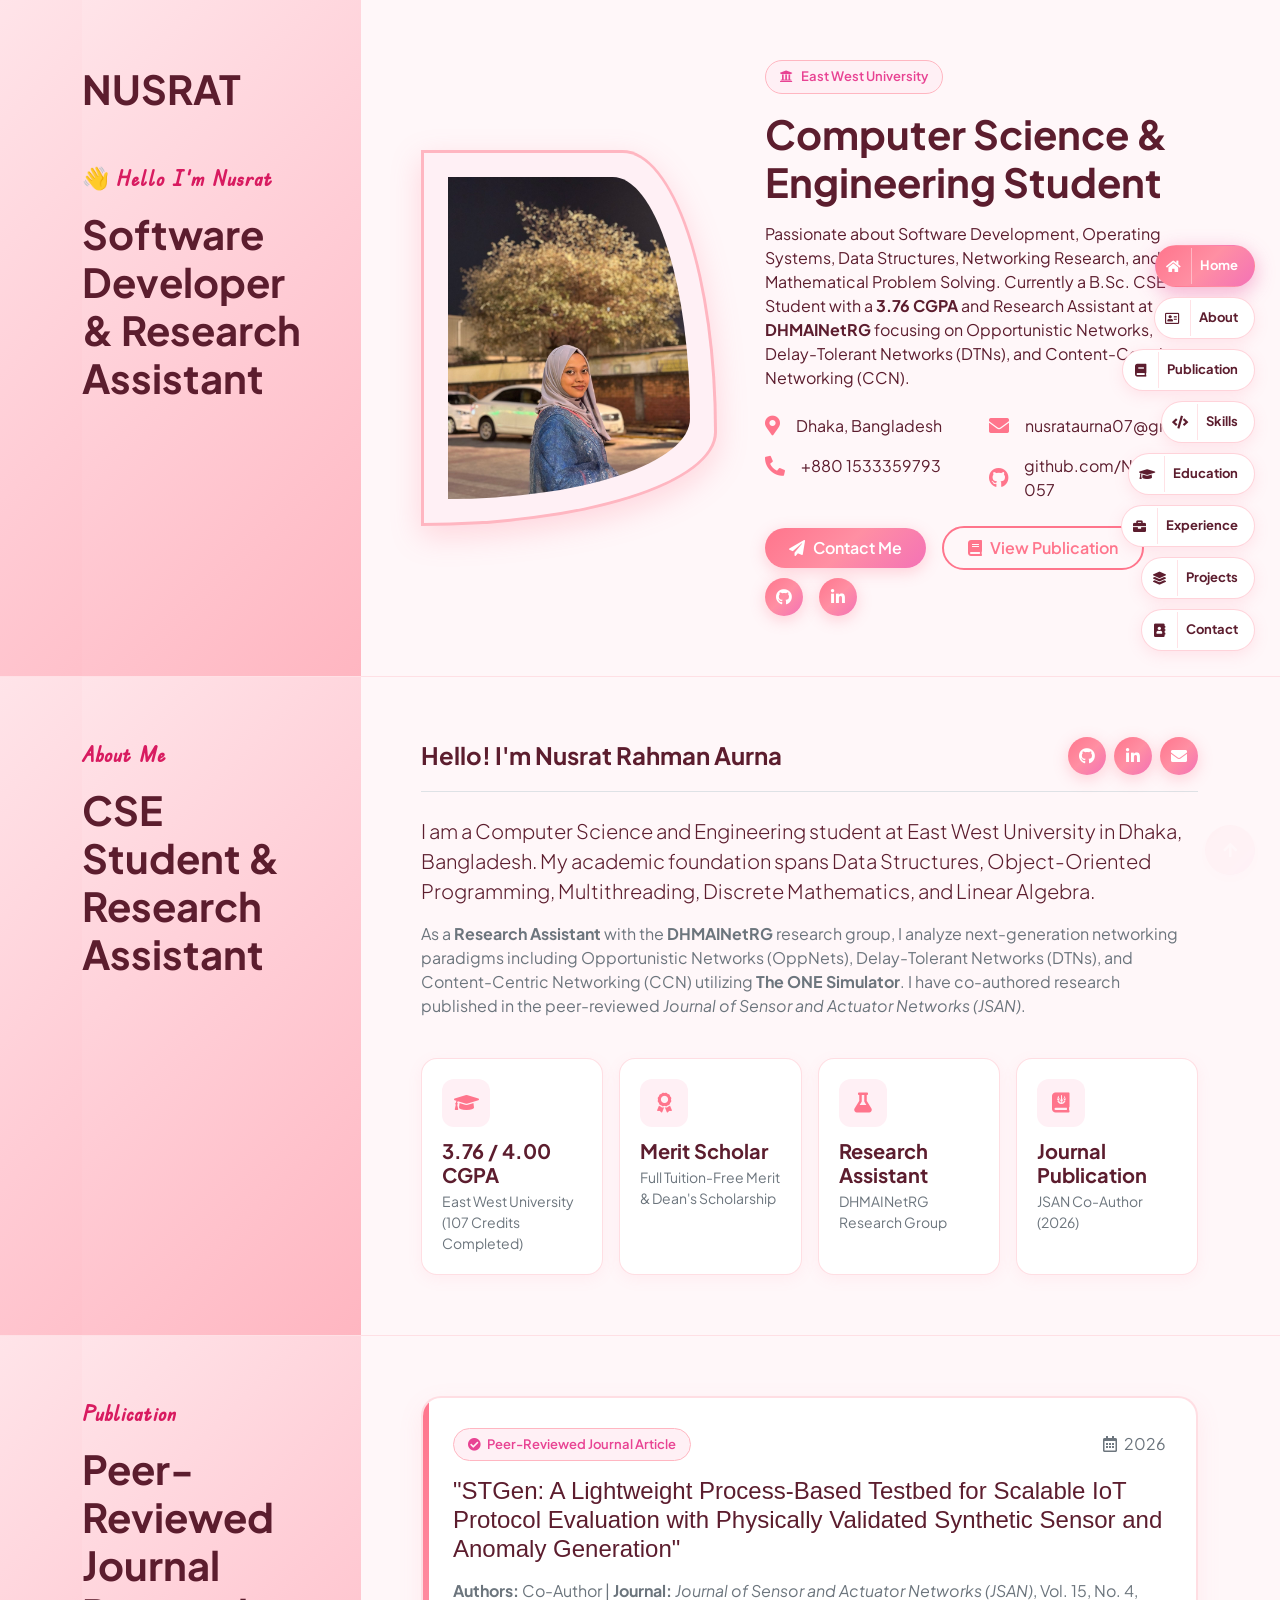
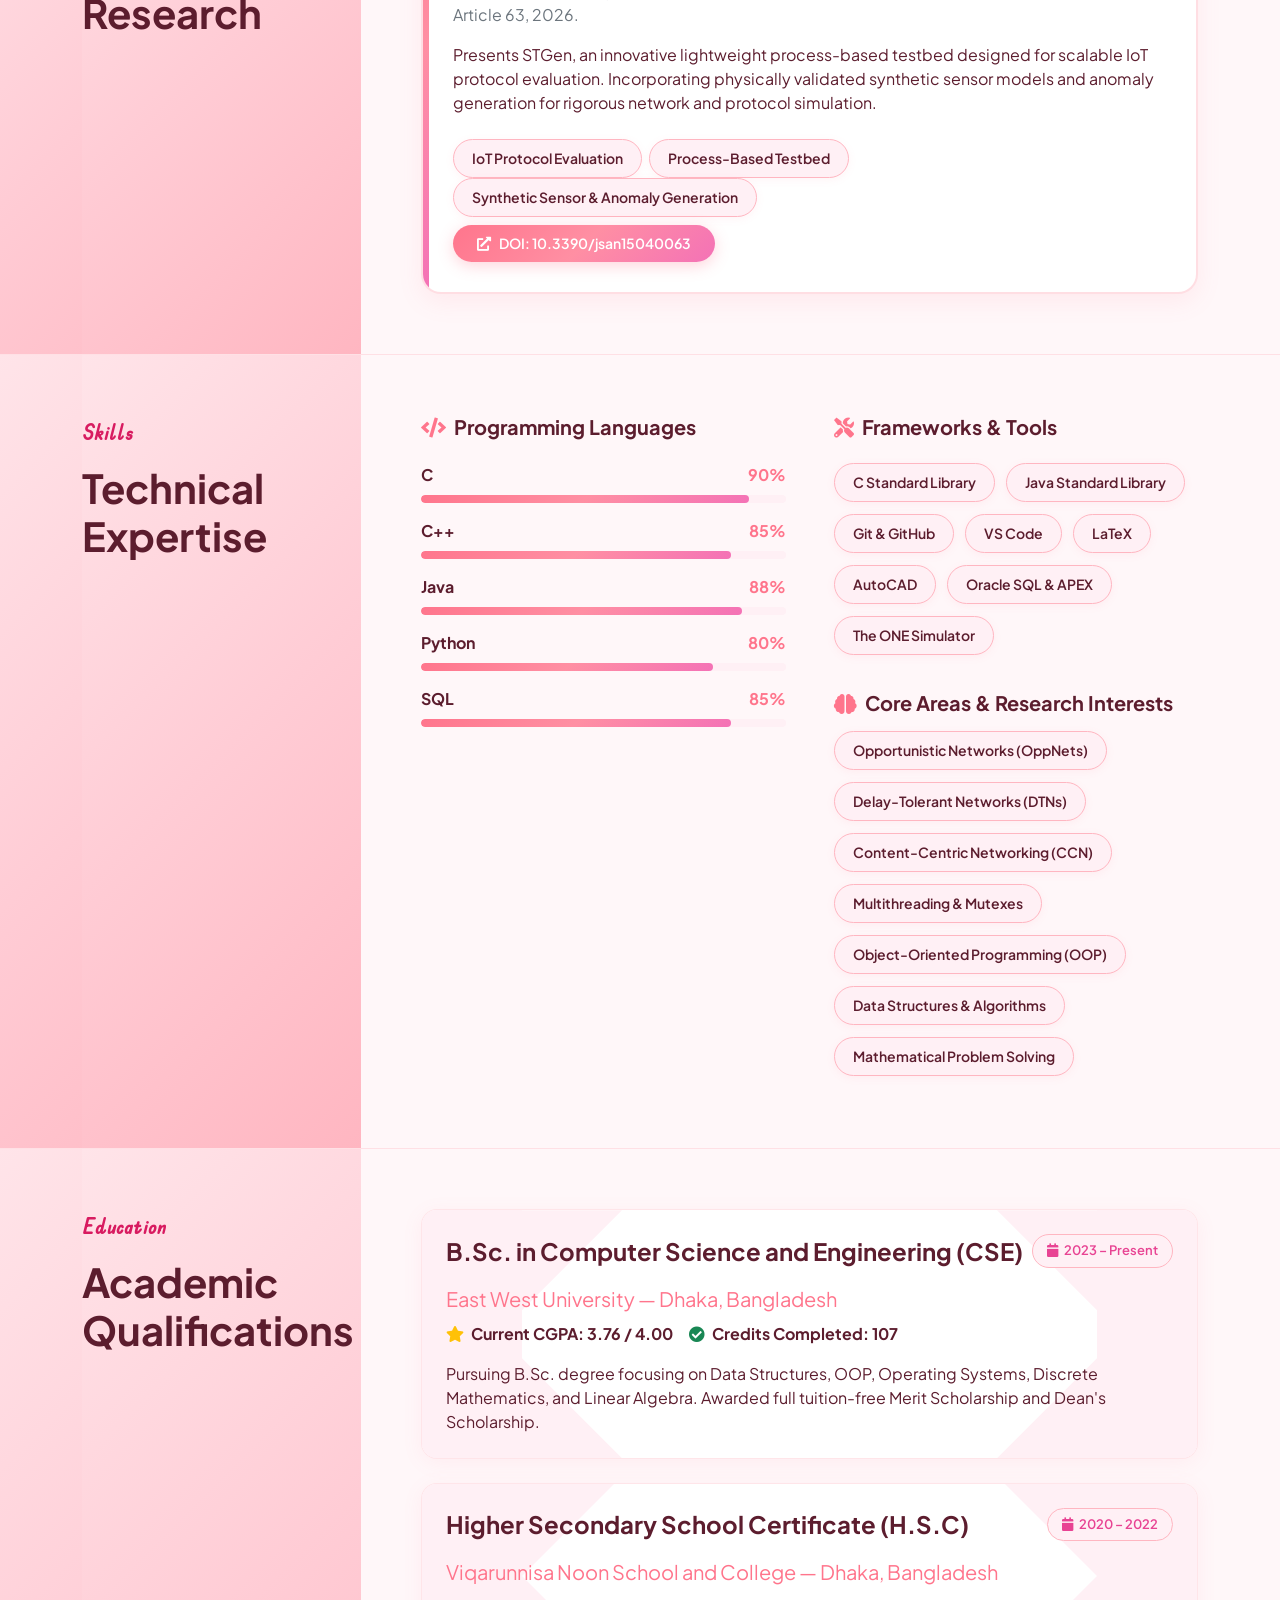
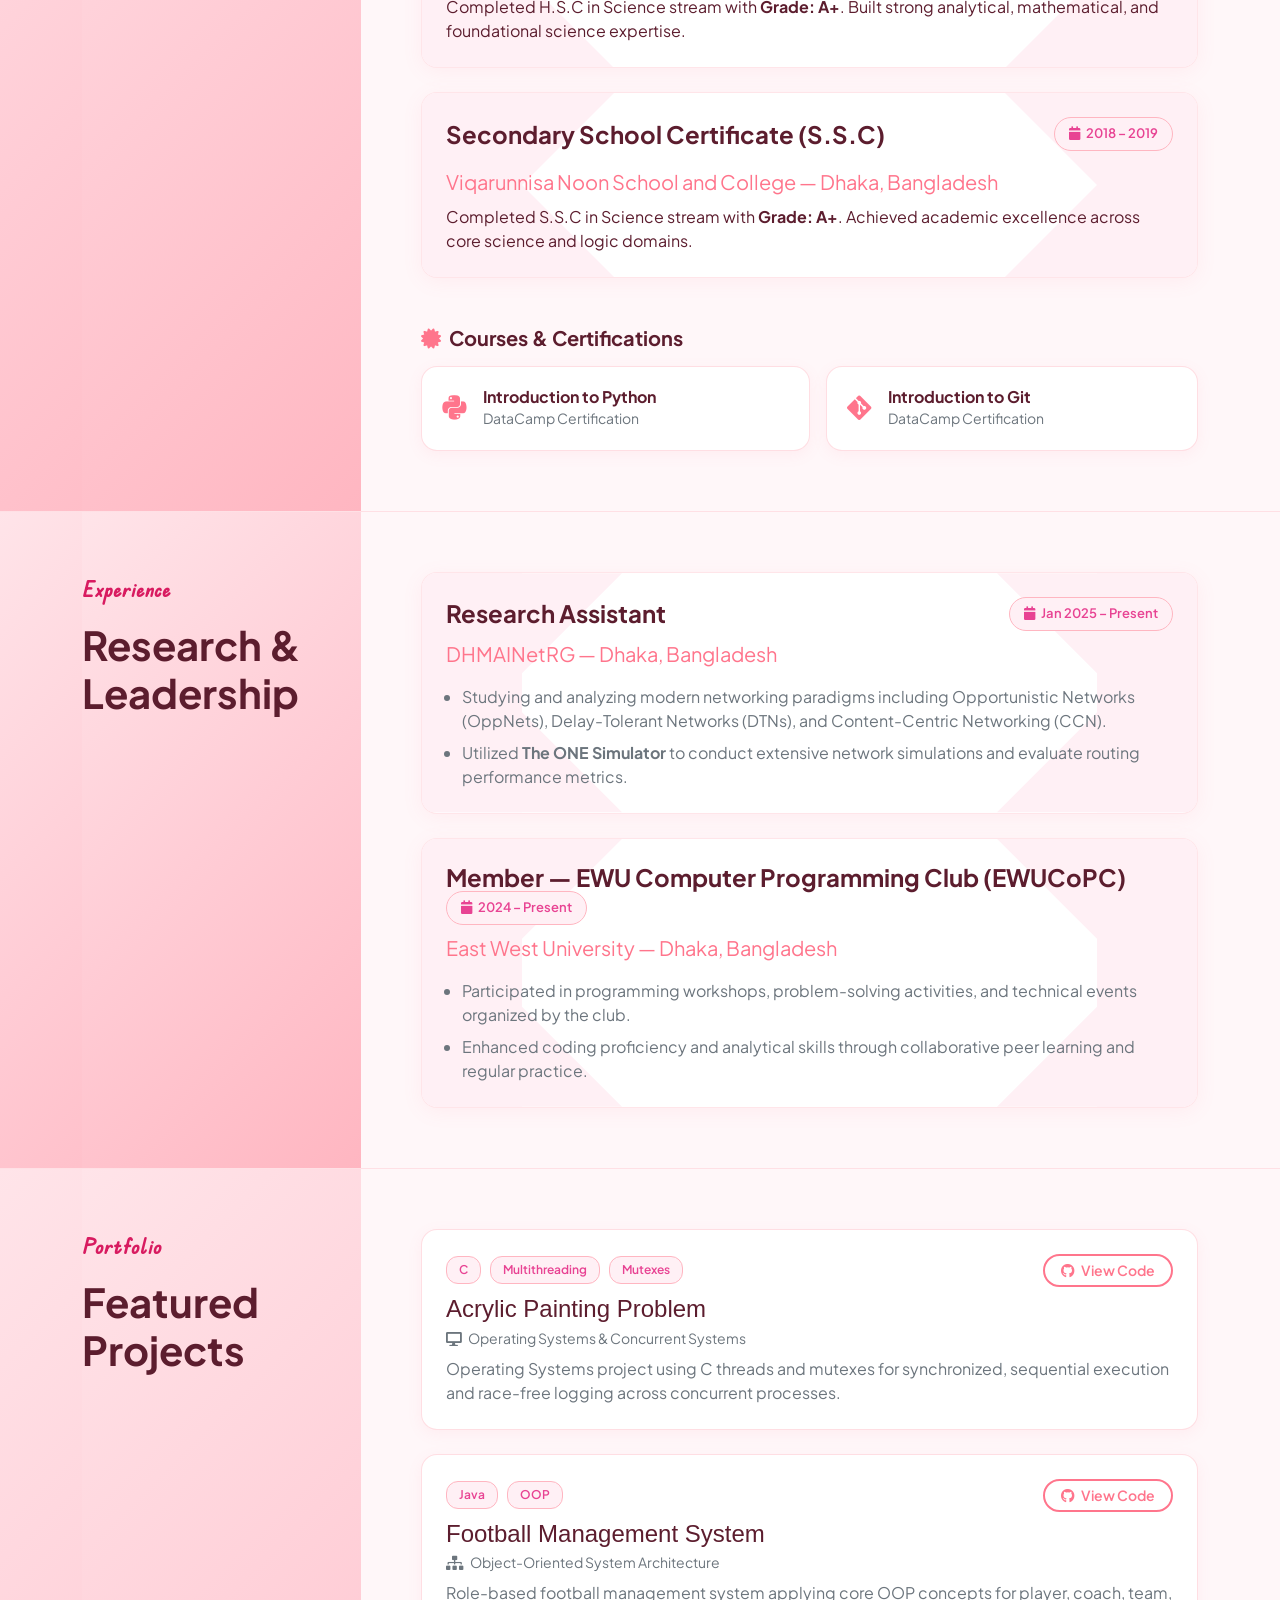
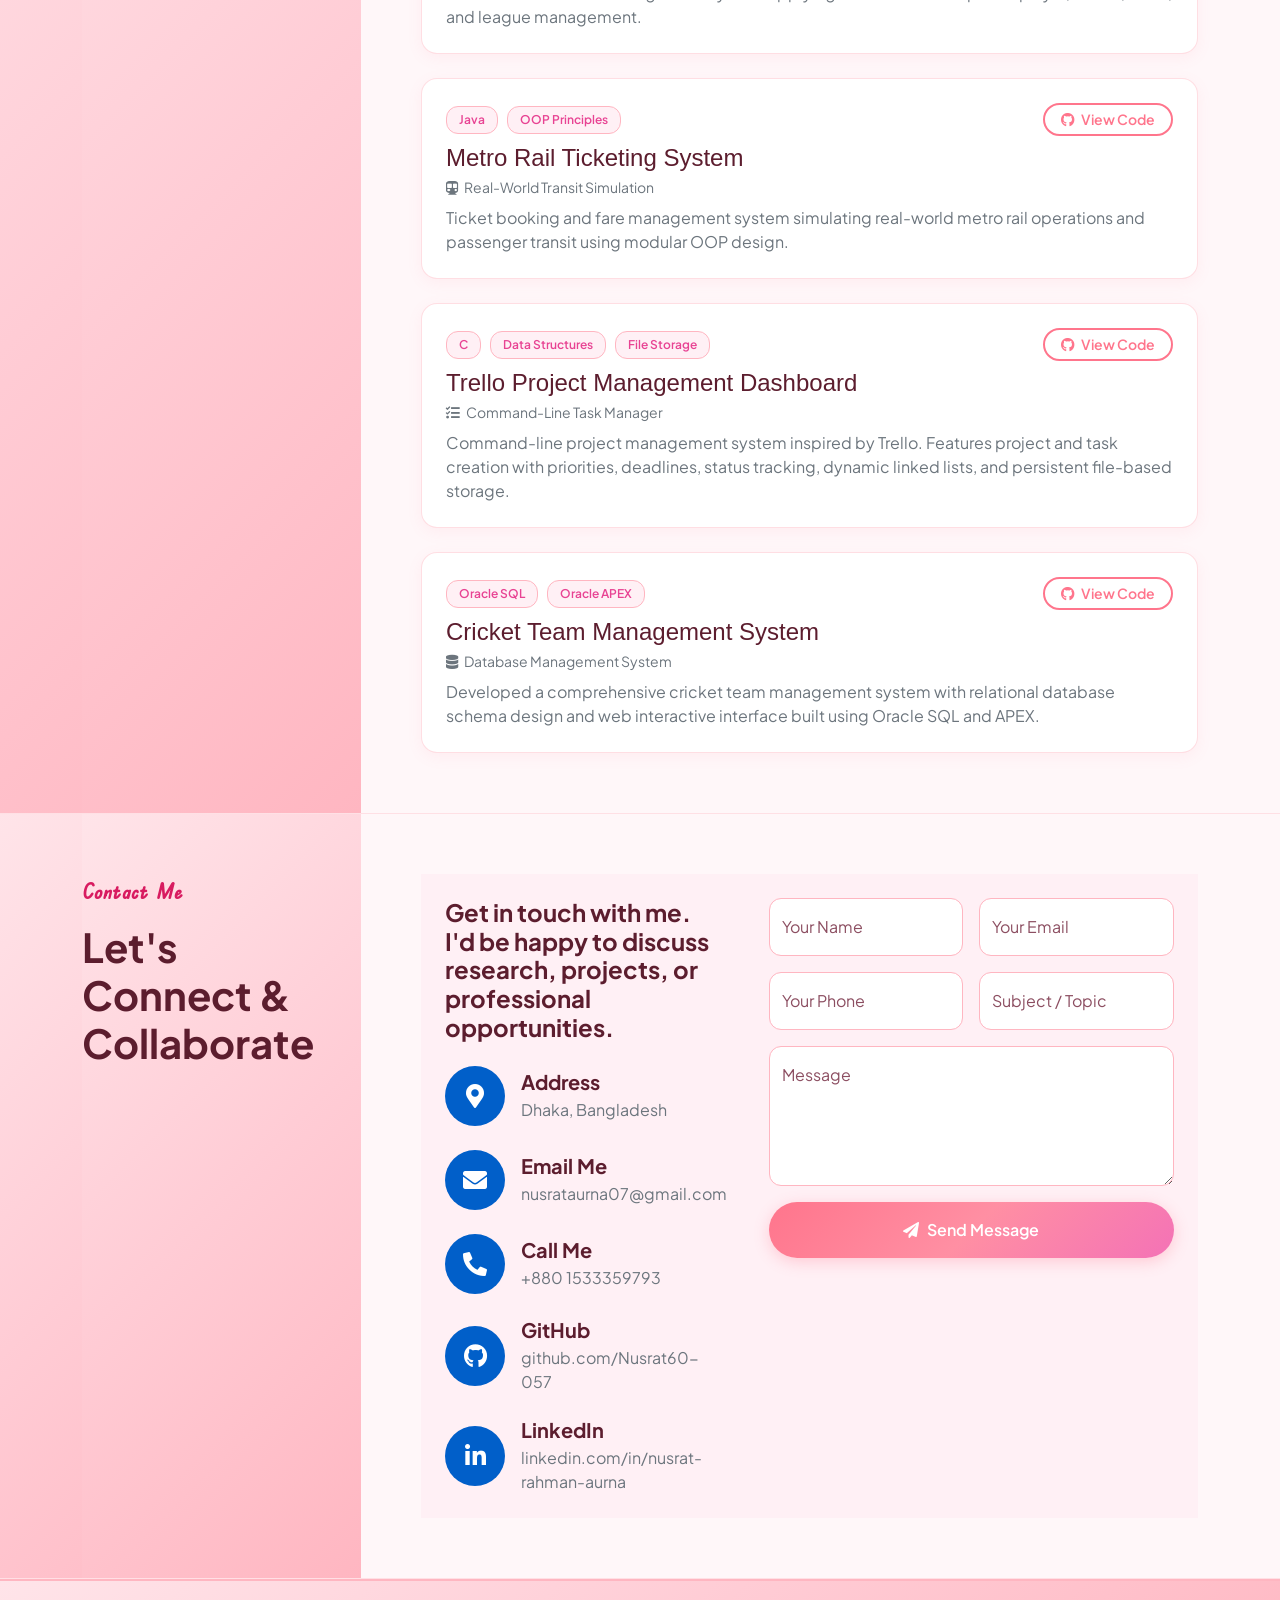
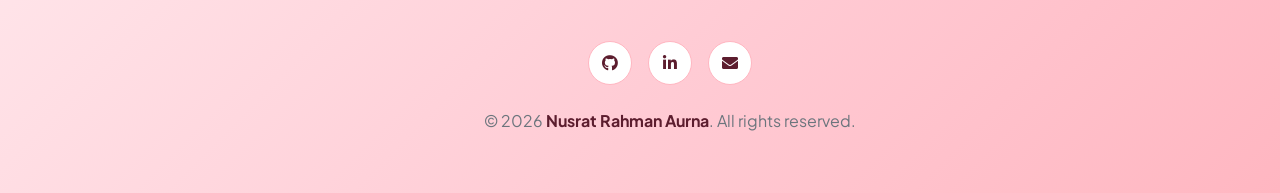
<file: index.html>
<!DOCTYPE html>
<html lang="en">

    <head>
        <meta charset="utf-8">
        <title>Nusrat Rahman Aurna — Professional Portfolio</title>
        <meta content="width=device-width, initial-scale=1.0" name="viewport">
        <meta content="Nusrat Rahman Aurna - Computer Science & Engineering Student, Research Assistant at DHMAINetRG, Software Developer in Bangladesh" name="description">
        <meta content="Nusrat Rahman Aurna, Portfolio, CSE, East West University, Research Assistant, Networking, OppNets, JSAN, C, Java, Python" name="keywords">

        <!-- Google Web Fonts -->
        <link rel="preconnect" href="https://fonts.googleapis.com">
        <link rel="preconnect" href="https://fonts.gstatic.com" crossorigin>
        <link href="https://fonts.googleapis.com/css2?family=Plus+Jakarta+Sans:ital,wght@0,300..800;1,300..800&family=Inter:wght@300;400;500;600;700&family=Edu+TAS+Beginner:wght@400..700&display=swap" rel="stylesheet">

        <!-- Icon Font Stylesheet -->
        <link rel="stylesheet" href="https://use.fontawesome.com/releases/v5.15.4/css/all.css"/>
        <link href="https://cdn.jsdelivr.net/npm/bootstrap-icons@1.4.1/font/bootstrap-icons.css" rel="stylesheet">

        <!-- Libraries Stylesheet -->
        <link rel="stylesheet" href="lib/animate/animate.min.css"/>
        <link href="lib/lightbox/css/lightbox.min.css" rel="stylesheet">

        <!-- Customized Bootstrap Stylesheet -->
        <link href="css/bootstrap.min.css" rel="stylesheet">

        <!-- Baby Pink Theme Stylesheet -->
        <link href="css/style.css" rel="stylesheet">
    </head>

    <body>

        <!-- Spinner Start -->
        <div id="spinner" class="show bg-white position-fixed translate-middle w-100 vh-100 top-50 start-50 d-flex align-items-center justify-content-center">
            <div class="spinner-border text-primary" style="width: 3rem; height: 3rem;" role="status">
                <span class="sr-only">Loading...</span>
            </div>
        </div>
        <!-- Spinner End -->


        <!-- Navbar Start -->
        <div class="container-fluid nav-section border-0">
            <nav class="navbar navbar-light">
                <div class="navbar-nav flex-column">
                    <a href="#home" class="nav-item nav-link active" id="nav-home"><span class="fa fa-home"></span> Home</a>
                    <a href="#about" class="nav-item nav-link" id="nav-about"><span class="far fa-address-card"></span> About</a>
                    <a href="#publication" class="nav-item nav-link" id="nav-publication"><span class="fa fa-book"></span> Publication</a>
                    <a href="#skills" class="nav-item nav-link" id="nav-skills"><span class="fa fa-code"></span> Skills</a>
                    <a href="#education" class="nav-item nav-link" id="nav-education"><span class="fa fa-graduation-cap"></span> Education</a>
                    <a href="#experience" class="nav-item nav-link" id="nav-experience"><span class="fa fa-briefcase"></span> Experience</a>
                    <a href="#portfolio" class="nav-item nav-link" id="nav-portfolio"><span class="fa fa-layer-group"></span> Projects</a>
                    <a href="#contact" class="nav-item nav-link" id="nav-contact"><span class="fas fa-address-book"></span> Contact</a>
                </div>
            </nav>
        </div>
        <!-- Navbar End -->

        <!-- Header / Hero Start -->
        <div class="container-fluid" id="home">
            <div class="container">
                <div class="row g-0">
                    <div class="col-12 col-lg-3">
                        <div class="header-content bg-dark h-100 pt-6 pe-6 pb-6">
                            <a href="index.html" class="navbar-brand d-inline-flex pb-5 wow fadeInUp" data-wow-delay="0.1s">
                                <h1 class="display-6 text-dark mb-0">NUSRAT</h1>
                            </a>
                            <div class="text-start d-flex flex-column justify-content-center wow fadeInUp" data-wow-delay="0.3s">
                                <p class="sub-title">👋 Hello I'm Nusrat</p>
                                <h1 class="display-6 text-dark mb-0">Software Developer & Research Assistant</h1>
                            </div>
                        </div>
                    </div>
                    <div class="col-12 col-lg-9">
                        <div class="header-img d-flex h-100 pt-6 ps-6 pb-6">
                            <div class="row g-5 align-items-center">
                                <div class="col-xl-5 wow fadeInUp" data-wow-delay="0.1s">
                                    <div class="header-profile-frame p-4">
                                        <img src="img/header-img.jpg" class="img-fluid w-100 header-profile-img" alt="Nusrat Rahman Aurna">
                                    </div>
                                </div>
                                <div class="col-xl-7 wow fadeInUp" data-wow-delay="0.3s">
                                    <span class="badge-pink mb-3"><i class="fas fa-university me-2"></i>East West University</span>
                                    <h1 class="display-6 mb-3">Computer Science & Engineering Student</h1>
                                    <p class="mb-4">Passionate about Software Development, Operating Systems, Data Structures, Networking Research, and Mathematical Problem Solving. Currently a B.Sc. CSE Student with a <strong>3.76 CGPA</strong> and Research Assistant at <strong>DHMAINetRG</strong> focusing on Opportunistic Networks, Delay-Tolerant Networks (DTNs), and Content-Centric Networking (CCN).
                                    </p>
                                    <div class="row g-3 mb-4">
                                        <div class="col-sm-6">
                                            <div class="d-flex align-items-center">
                                                <i class="fas fa-map-marker-alt text-primary me-3 fs-5"></i>
                                                <p class="text-dark mb-0 fw-semibold">Dhaka, Bangladesh</p>
                                            </div>
                                        </div>
                                        <div class="col-sm-6">
                                            <div class="d-flex align-items-center">
                                                <i class="fas fa-envelope text-primary me-3 fs-5"></i>
                                                <p class="text-dark mb-0 fw-semibold">nusrataurna07@gmail.com</p>
                                            </div>
                                        </div>
                                        <div class="col-sm-6">
                                            <div class="d-flex align-items-center">
                                                <i class="fas fa-phone-alt text-primary me-3 fs-5"></i>
                                                <p class="text-dark mb-0 fw-semibold">+880 1533359793</p>
                                            </div>
                                        </div>
                                        <div class="col-sm-6">
                                            <div class="d-flex align-items-center">
                                                <i class="fab fa-github text-primary me-3 fs-5"></i>
                                                <p class="text-dark mb-0 fw-semibold">github.com/Nusrat60-057</p>
                                            </div>
                                        </div>
                                    </div>
                                    <div class="d-flex flex-wrap gap-2 align-items-center">
                                        <a class="btn btn-primary px-4 py-2 me-2" href="#contact"><i class="fas fa-paper-plane me-2"></i>Contact Me</a>
                                        <a class="btn btn-outline-primary px-4 py-2 me-3" href="#publication"><i class="fas fa-book me-2"></i>View Publication</a>
                                        <a class="btn btn-primary btn-sm-square me-2" href="https://github.com/Nusrat60-057" target="_blank" rel="noopener"><i class="fab fa-github text-white"></i></a>
                                        <a class="btn btn-primary btn-sm-square" href="https://linkedin.com/in/nusrat-rahman-aurna" target="_blank" rel="noopener"><i class="fab fa-linkedin-in text-white"></i></a>
                                    </div>
                                </div>
                            </div>
                        </div>
                    </div>
                </div>
            </div>
        </div>
        <!-- Header / Hero End -->


        <!-- About Start -->
        <div class="container-fluid" id="about">
            <div class="container">
                <div class="row g-0">
                    <div class="col-12 col-lg-3">
                        <div class="about-header bg-dark h-100 pt-6 pe-6 pb-6">
                            <div class="text-start d-flex flex-column justify-content-center wow fadeInUp" data-wow-delay="0.1s">
                                <p class="sub-title">About Me</p>
                                <h1 class="display-6 text-dark mb-0">CSE Student & Research Assistant</h1>
                            </div>
                        </div>
                    </div>
                    <div class="col-12 col-lg-9">
                        <div class="about-content h-100 pt-6 ps-6 pb-6">
                            <div class="row g-4">
                                <div class="col-12 wow fadeInUp" data-wow-delay="0.1s">
                                    <div class="d-flex flex-wrap align-items-center justify-content-between mb-4 pb-3 border-bottom">
                                        <h4 class="mb-0">Hello! I'm Nusrat Rahman Aurna</h4>
                                        <div class="d-flex align-items-center gap-2 mt-2 mt-sm-0">
                                            <a class="btn btn-primary btn-sm-square" href="https://github.com/Nusrat60-057" target="_blank" rel="noopener" title="GitHub"><i class="fab fa-github text-white"></i></a>
                                            <a class="btn btn-primary btn-sm-square" href="https://linkedin.com/in/nusrat-rahman-aurna" target="_blank" rel="noopener" title="LinkedIn"><i class="fab fa-linkedin-in text-white"></i></a>
                                            <a class="btn btn-primary btn-sm-square" href="mailto:nusrataurna07@gmail.com" title="Email"><i class="fas fa-envelope text-white"></i></a>
                                        </div>
                                    </div>

                                    <p class="lead text-dark fw-medium mb-3">
                                        I am a Computer Science and Engineering student at East West University in Dhaka, Bangladesh. My academic foundation spans Data Structures, Object-Oriented Programming, Multithreading, Discrete Mathematics, and Linear Algebra.
                                    </p>
                                    <p class="mb-4 text-secondary">
                                        As a <strong>Research Assistant</strong> with the <strong>DHMAINetRG</strong> research group, I analyze next-generation networking paradigms including Opportunistic Networks (OppNets), Delay-Tolerant Networks (DTNs), and Content-Centric Networking (CCN) utilizing <strong>The ONE Simulator</strong>. I have co-authored research published in the peer-reviewed <em>Journal of Sensor and Actuator Networks (JSAN)</em>.
                                    </p>
                                    
                                    <div class="row g-3 mt-2">
                                        <div class="col-md-6 col-lg-3">
                                            <div class="stat-card h-100">
                                                <div class="stat-icon"><i class="fas fa-graduation-cap"></i></div>
                                                <h5 class="mb-1">3.76 / 4.00 CGPA</h5>
                                                <p class="text-muted mb-0 small">East West University (107 Credits Completed)</p>
                                            </div>
                                        </div>
                                        <div class="col-md-6 col-lg-3">
                                            <div class="stat-card h-100">
                                                <div class="stat-icon"><i class="fas fa-award"></i></div>
                                                <h5 class="mb-1">Merit Scholar</h5>
                                                <p class="text-muted mb-0 small">Full Tuition-Free Merit & Dean's Scholarship</p>
                                            </div>
                                        </div>
                                        <div class="col-md-6 col-lg-3">
                                            <div class="stat-card h-100">
                                                <div class="stat-icon"><i class="fas fa-flask"></i></div>
                                                <h5 class="mb-1">Research Assistant</h5>
                                                <p class="text-muted mb-0 small">DHMAINetRG Research Group</p>
                                            </div>
                                        </div>
                                        <div class="col-md-6 col-lg-3">
                                            <div class="stat-card h-100">
                                                <div class="stat-icon"><i class="fas fa-journal-whills"></i></div>
                                                <h5 class="mb-1">Journal Publication</h5>
                                                <p class="text-muted mb-0 small">JSAN Co-Author (2026)</p>
                                            </div>
                                        </div>
                                    </div>
                                </div>
                            </div>
                        </div>
                    </div>
                </div>
            </div>
        </div>
        <!-- About End -->

        <!-- Publication Start -->
        <div class="container-fluid" id="publication">
            <div class="container">
                <div class="row g-0">
                    <div class="col-lg-3">
                        <div class="publication-header bg-dark h-100 pt-6 pe-6 pb-6">
                            <div class="text-start d-flex flex-column justify-content-center wow fadeInUp" data-wow-delay="0.1s">
                                <p class="sub-title">Publication</p>
                                <h1 class="display-6 text-dark mb-0">Peer-Reviewed Journal Research</h1>
                            </div>
                        </div>
                    </div>
                    <div class="col-lg-9">
                        <div class="publication-content h-100 pt-6 ps-6 pb-6">
                            <div class="publication-card wow fadeInUp" data-wow-delay="0.1s">
                                <div class="d-flex flex-wrap align-items-center justify-content-between gap-2 mb-3">
                                    <span class="badge-pink"><i class="fas fa-check-circle me-1"></i> Peer-Reviewed Journal Article</span>
                                    <span class="text-muted fw-semibold"><i class="far fa-calendar-alt me-1"></i> 2026</span>
                                </div>
                                <h3 class="h4 text-dark mb-3">
                                    "STGen: A Lightweight Process-Based Testbed for Scalable IoT Protocol Evaluation with Physically Validated Synthetic Sensor and Anomaly Generation"
                                </h3>
                                <p class="text-secondary mb-3">
                                    <strong>Authors:</strong> Co-Author | <strong>Journal:</strong> <em>Journal of Sensor and Actuator Networks (JSAN)</em>, Vol. 15, No. 4, Article 63, 2026.
                                </p>
                                <p class="mb-4">
                                    Presents STGen, an innovative lightweight process-based testbed designed for scalable IoT protocol evaluation. Incorporating physically validated synthetic sensor models and anomaly generation for rigorous network and protocol simulation.
                                </p>
                                <div class="d-flex flex-wrap gap-2 align-items-center justify-content-between">
                                    <div>
                                        <span class="skill-pill mb-0 me-1">IoT Protocol Evaluation</span>
                                        <span class="skill-pill mb-0 me-1">Process-Based Testbed</span>
                                        <span class="skill-pill mb-0">Synthetic Sensor & Anomaly Generation</span>
                                    </div>
                                    <a href="https://doi.org/10.3390/jsan15040063" target="_blank" rel="noopener" class="btn btn-primary btn-sm px-4 py-2 mt-2 mt-sm-0">
                                        <i class="fas fa-external-link-alt me-2"></i>DOI: 10.3390/jsan15040063
                                    </a>
                                </div>
                            </div>
                        </div>
                    </div>
                </div>
            </div>
        </div>
        <!-- Publication End -->

        <!-- Skills Start -->
        <div class="container-fluid" id="skills">
            <div class="container">
                <div class="row g-0">
                    <div class="col-lg-3">
                        <div class="skills-header bg-dark h-100 pt-6 pe-6 pb-6">
                            <div class="text-start d-flex flex-column justify-content-center wow fadeInUp" data-wow-delay="0.1s">
                                <p class="sub-title">Skills</p>
                                <h1 class="display-6 text-dark mb-0">Technical Expertise</h1>
                            </div>
                        </div>
                    </div>
                    <div class="col-lg-9">
                        <div class="skills-content h-100 pt-6 ps-6 pb-6">
                            <div class="row g-5">
                                <div class="col-lg-6">
                                    <h5 class="mb-4"><i class="fas fa-code text-primary me-2"></i>Programming Languages</h5>
                                    <div class="mb-3 wow fadeInUp" data-wow-delay="0.1s">
                                        <div class="d-flex justify-content-between mb-2">
                                            <span class="fw-bold">C</span>
                                            <span class="text-primary fw-bold">90%</span>
                                        </div>
                                        <div class="progress" style="height: 8px;">
                                            <div class="progress-bar" role="progressbar" style="width: 90%"></div>
                                        </div>
                                    </div>
                                    <div class="mb-3 wow fadeInUp" data-wow-delay="0.2s">
                                        <div class="d-flex justify-content-between mb-2">
                                            <span class="fw-bold">C++</span>
                                            <span class="text-primary fw-bold">85%</span>
                                        </div>
                                        <div class="progress" style="height: 8px;">
                                            <div class="progress-bar" role="progressbar" style="width: 85%"></div>
                                        </div>
                                    </div>
                                    <div class="mb-3 wow fadeInUp" data-wow-delay="0.3s">
                                        <div class="d-flex justify-content-between mb-2">
                                            <span class="fw-bold">Java</span>
                                            <span class="text-primary fw-bold">88%</span>
                                        </div>
                                        <div class="progress" style="height: 8px;">
                                            <div class="progress-bar" role="progressbar" style="width: 88%"></div>
                                        </div>
                                    </div>
                                    <div class="mb-3 wow fadeInUp" data-wow-delay="0.4s">
                                        <div class="d-flex justify-content-between mb-2">
                                            <span class="fw-bold">Python</span>
                                            <span class="text-primary fw-bold">80%</span>
                                        </div>
                                        <div class="progress" style="height: 8px;">
                                            <div class="progress-bar" role="progressbar" style="width: 80%"></div>
                                        </div>
                                    </div>
                                    <div class="mb-3 wow fadeInUp" data-wow-delay="0.5s">
                                        <div class="d-flex justify-content-between mb-2">
                                            <span class="fw-bold">SQL</span>
                                            <span class="text-primary fw-bold">85%</span>
                                        </div>
                                        <div class="progress" style="height: 8px;">
                                            <div class="progress-bar" role="progressbar" style="width: 85%"></div>
                                        </div>
                                    </div>
                                </div>

                                <div class="col-lg-6">
                                    <h5 class="mb-4"><i class="fas fa-tools text-primary me-2"></i>Frameworks & Tools</h5>
                                    <div class="mb-4">
                                        <span class="skill-pill">C Standard Library</span>
                                        <span class="skill-pill">Java Standard Library</span>
                                        <span class="skill-pill">Git & GitHub</span>
                                        <span class="skill-pill">VS Code</span>
                                        <span class="skill-pill">LaTeX</span>
                                        <span class="skill-pill">AutoCAD</span>
                                        <span class="skill-pill">Oracle SQL & APEX</span>
                                        <span class="skill-pill">The ONE Simulator</span>
                                    </div>

                                    <h5 class="mb-3 mt-4"><i class="fas fa-brain text-primary me-2"></i>Core Areas & Research Interests</h5>
                                    <div>
                                        <span class="skill-pill">Opportunistic Networks (OppNets)</span>
                                        <span class="skill-pill">Delay-Tolerant Networks (DTNs)</span>
                                        <span class="skill-pill">Content-Centric Networking (CCN)</span>
                                        <span class="skill-pill">Multithreading & Mutexes</span>
                                        <span class="skill-pill">Object-Oriented Programming (OOP)</span>
                                        <span class="skill-pill">Data Structures & Algorithms</span>
                                        <span class="skill-pill">Mathematical Problem Solving</span>
                                    </div>
                                </div>
                            </div>
                        </div>
                    </div>
                </div>
            </div>
        </div>
        <!-- Skills End -->

        <!-- Education Start -->
        <div class="container-fluid" id="education">
            <div class="container">
                <div class="row g-0">
                    <div class="col-lg-3">
                        <div class="education-header bg-dark h-100 pt-6 pe-6 pb-6">
                            <div class="text-start d-flex flex-column justify-content-center wow fadeInUp" data-wow-delay="0.1s">
                                <p class="sub-title">Education</p>
                                <h1 class="display-6 text-dark mb-0">Academic Qualifications</h1>
                            </div>
                        </div>
                    </div>
                    <div class="col-lg-9">
                        <div class="education-content h-100 pt-6 ps-6 pb-6">
                            <div class="row g-4">
                                <div class="col-12">
                                    <div class="education-item rounded p-4 h-100 wow fadeInUp" data-wow-delay="0.1s">
                                        <div class="d-flex flex-wrap align-items-center justify-content-between mb-3">
                                            <h4 class="mb-0 text-dark">B.Sc. in Computer Science and Engineering (CSE)</h4>
                                            <span class="badge-pink"><i class="fa fa-calendar me-1"></i> 2023 – Present</span>
                                        </div>
                                        <p class="fs-5 text-primary fw-semibold mb-2">East West University — Dhaka, Bangladesh</p>
                                        <div class="d-flex flex-wrap gap-3 mb-3">
                                            <span class="fw-bold text-dark"><i class="fas fa-star text-warning me-1"></i> Current CGPA: 3.76 / 4.00</span>
                                            <span class="fw-bold text-dark"><i class="fas fa-check-circle text-success me-1"></i> Credits Completed: 107</span>
                                        </div>
                                        <p class="mb-0">Pursuing B.Sc. degree focusing on Data Structures, OOP, Operating Systems, Discrete Mathematics, and Linear Algebra. Awarded full tuition-free Merit Scholarship and Dean's Scholarship.</p>
                                    </div>
                                </div>
                                <div class="col-12">
                                    <div class="education-item rounded p-4 h-100 wow fadeInUp" data-wow-delay="0.3s">
                                        <div class="d-flex flex-wrap align-items-center justify-content-between mb-3">
                                            <h4 class="mb-0 text-dark">Higher Secondary School Certificate (H.S.C)</h4>
                                            <span class="badge-pink"><i class="fa fa-calendar me-1"></i> 2020 – 2022</span>
                                        </div>
                                        <p class="fs-5 text-primary fw-semibold mb-2">Viqarunnisa Noon School and College — Dhaka, Bangladesh</p>
                                        <p class="mb-0">Completed H.S.C in Science stream with <strong>Grade: A+</strong>. Built strong analytical, mathematical, and foundational science expertise.</p>
                                    </div>
                                </div>
                                <div class="col-12">
                                    <div class="education-item rounded p-4 h-100 wow fadeInUp" data-wow-delay="0.5s">
                                        <div class="d-flex flex-wrap align-items-center justify-content-between mb-3">
                                            <h4 class="mb-0 text-dark">Secondary School Certificate (S.S.C)</h4>
                                            <span class="badge-pink"><i class="fa fa-calendar me-1"></i> 2018 – 2019</span>
                                        </div>
                                        <p class="fs-5 text-primary fw-semibold mb-2">Viqarunnisa Noon School and College — Dhaka, Bangladesh</p>
                                        <p class="mb-0">Completed S.S.C in Science stream with <strong>Grade: A+</strong>. Achieved academic excellence across core science and logic domains.</p>
                                    </div>
                                </div>
                            </div>

                            <!-- Certifications Sub-block -->
                            <div class="mt-5 wow fadeInUp" data-wow-delay="0.6s">
                                <h5 class="mb-3"><i class="fas fa-certificate text-primary me-2"></i>Courses & Certifications</h5>
                                <div class="d-flex flex-wrap gap-3">
                                    <div class="stat-card flex-fill">
                                        <div class="d-flex align-items-center">
                                            <i class="fab fa-python text-primary fs-3 me-3"></i>
                                            <div>
                                                <h6 class="mb-0">Introduction to Python</h6>
                                                <small class="text-muted">DataCamp Certification</small>
                                            </div>
                                        </div>
                                    </div>
                                    <div class="stat-card flex-fill">
                                        <div class="d-flex align-items-center">
                                            <i class="fab fa-git-alt text-primary fs-3 me-3"></i>
                                            <div>
                                                <h6 class="mb-0">Introduction to Git</h6>
                                                <small class="text-muted">DataCamp Certification</small>
                                            </div>
                                        </div>
                                    </div>
                                </div>
                            </div>
                        </div>
                    </div>
                </div>
            </div>
        </div>
        <!-- Education End -->

        <!-- Experience Start -->
        <div class="container-fluid" id="experience">
            <div class="container">
                <div class="row g-0">
                    <div class="col-lg-3">
                        <div class="experience-header bg-dark h-100 pt-6 pe-6 pb-6">
                            <div class="text-start d-flex flex-column justify-content-center wow fadeInUp" data-wow-delay="0.1s">
                                <p class="sub-title">Experience</p>
                                <h1 class="display-6 text-dark mb-0">Research & Leadership</h1>
                            </div>
                        </div>
                    </div>
                    <div class="col-lg-9">
                        <div class="experience-content h-100 pt-6 ps-6 pb-6">
                            <div class="row g-4">
                                <div class="col-12">
                                    <div class="experience-item rounded p-4 h-100 wow fadeInUp" data-wow-delay="0.1s">
                                        <div class="d-flex flex-wrap align-items-center justify-content-between mb-2">
                                            <h4 class="mb-0 text-dark">Research Assistant</h4>
                                            <span class="badge-pink"><i class="fa fa-calendar me-1"></i> Jan 2025 – Present</span>
                                        </div>
                                        <p class="fs-5 text-primary fw-semibold mb-3">DHMAINetRG — Dhaka, Bangladesh</p>
                                        <ul class="mb-0 text-secondary ps-3">
                                            <li class="mb-2">Studying and analyzing modern networking paradigms including Opportunistic Networks (OppNets), Delay-Tolerant Networks (DTNs), and Content-Centric Networking (CCN).</li>
                                            <li>Utilized <strong>The ONE Simulator</strong> to conduct extensive network simulations and evaluate routing performance metrics.</li>
                                        </ul>
                                    </div>
                                </div>
                                <div class="col-12">
                                    <div class="experience-item rounded p-4 h-100 wow fadeInUp" data-wow-delay="0.3s">
                                        <div class="d-flex flex-wrap align-items-center justify-content-between mb-2">
                                            <h4 class="mb-0 text-dark">Member — EWU Computer Programming Club (EWUCoPC)</h4>
                                            <span class="badge-pink"><i class="fa fa-calendar me-1"></i> 2024 – Present</span>
                                        </div>
                                        <p class="fs-5 text-primary fw-semibold mb-3">East West University — Dhaka, Bangladesh</p>
                                        <ul class="mb-0 text-secondary ps-3">
                                            <li class="mb-2">Participated in programming workshops, problem-solving activities, and technical events organized by the club.</li>
                                            <li>Enhanced coding proficiency and analytical skills through collaborative peer learning and regular practice.</li>
                                        </ul>
                                    </div>
                                </div>
                            </div>
                        </div>
                    </div>
                </div>
            </div>
        </div>
        <!-- Experience End -->


        <!-- Portfolio / Projects Start -->
        <div class="container-fluid" id="portfolio">
            <div class="container">
                <div class="row g-0">
                    <div class="col-lg-3">
                        <div class="portfolio-header h-100 bg-dark pt-6 pe-6 pb-6">
                            <div class="text-start d-flex flex-column justify-content-center wow fadeInUp" data-wow-delay="0.1s">
                                <p class="sub-title">Portfolio</p>
                                <h1 class="display-6 text-dark mb-0">Featured Projects</h1>
                            </div>
                        </div>
                    </div>
                    <div class="col-lg-9">
                        <div class="portfolio-content h-100 pt-6 ps-6 pb-6">
                            <div class="row g-4">

                                <!-- Project 1 -->
                                <div class="col-12 wow fadeInUp" data-wow-delay="0.1s">
                                    <div class="stat-card p-4 h-100">
                                        <div class="d-flex flex-wrap align-items-center justify-content-between gap-2 mb-2">
                                            <div>
                                                <span class="tech-badge">C</span>
                                                <span class="tech-badge">Multithreading</span>
                                                <span class="tech-badge">Mutexes</span>
                                            </div>
                                            <a href="https://github.com/Nusrat60-057" target="_blank" rel="noopener" class="btn btn-outline-primary btn-sm px-3 py-1">
                                                <i class="fab fa-github me-1"></i> View Code
                                            </a>
                                        </div>
                                        <h3 class="h4 text-dark mt-2 mb-1">Acrylic Painting Problem</h3>
                                        <p class="text-muted small mb-2"><i class="fas fa-desktop me-1"></i> Operating Systems & Concurrent Systems</p>
                                        <p class="text-secondary mb-0">Operating Systems project using C threads and mutexes for synchronized, sequential execution and race-free logging across concurrent processes.</p>
                                    </div>
                                </div>

                                <!-- Project 2 -->
                                <div class="col-12 wow fadeInUp" data-wow-delay="0.2s">
                                    <div class="stat-card p-4 h-100">
                                        <div class="d-flex flex-wrap align-items-center justify-content-between gap-2 mb-2">
                                            <div>
                                                <span class="tech-badge">Java</span>
                                                <span class="tech-badge">OOP</span>
                                            </div>
                                            <a href="https://github.com/Nusrat60-057" target="_blank" rel="noopener" class="btn btn-outline-primary btn-sm px-3 py-1">
                                                <i class="fab fa-github me-1"></i> View Code
                                            </a>
                                        </div>
                                        <h3 class="h4 text-dark mt-2 mb-1">Football Management System</h3>
                                        <p class="text-muted small mb-2"><i class="fas fa-sitemap me-1"></i> Object-Oriented System Architecture</p>
                                        <p class="text-secondary mb-0">Role-based football management system applying core OOP concepts for player, coach, team, and league management.</p>
                                    </div>
                                </div>

                                <!-- Project 3 -->
                                <div class="col-12 wow fadeInUp" data-wow-delay="0.3s">
                                    <div class="stat-card p-4 h-100">
                                        <div class="d-flex flex-wrap align-items-center justify-content-between gap-2 mb-2">
                                            <div>
                                                <span class="tech-badge">Java</span>
                                                <span class="tech-badge">OOP Principles</span>
                                            </div>
                                            <a href="https://github.com/Nusrat60-057" target="_blank" rel="noopener" class="btn btn-outline-primary btn-sm px-3 py-1">
                                                <i class="fab fa-github me-1"></i> View Code
                                            </a>
                                        </div>
                                        <h3 class="h4 text-dark mt-2 mb-1">Metro Rail Ticketing System</h3>
                                        <p class="text-muted small mb-2"><i class="fas fa-subway me-1"></i> Real-World Transit Simulation</p>
                                        <p class="text-secondary mb-0">Ticket booking and fare management system simulating real-world metro rail operations and passenger transit using modular OOP design.</p>
                                    </div>
                                </div>

                                <!-- Project 4 -->
                                <div class="col-12 wow fadeInUp" data-wow-delay="0.4s">
                                    <div class="stat-card p-4 h-100">
                                        <div class="d-flex flex-wrap align-items-center justify-content-between gap-2 mb-2">
                                            <div>
                                                <span class="tech-badge">C</span>
                                                <span class="tech-badge">Data Structures</span>
                                                <span class="tech-badge">File Storage</span>
                                            </div>
                                            <a href="https://github.com/Nusrat60-057" target="_blank" rel="noopener" class="btn btn-outline-primary btn-sm px-3 py-1">
                                                <i class="fab fa-github me-1"></i> View Code
                                            </a>
                                        </div>
                                        <h3 class="h4 text-dark mt-2 mb-1">Trello Project Management Dashboard</h3>
                                        <p class="text-muted small mb-2"><i class="fas fa-tasks me-1"></i> Command-Line Task Manager</p>
                                        <p class="text-secondary mb-0">Command-line project management system inspired by Trello. Features project and task creation with priorities, deadlines, status tracking, dynamic linked lists, and persistent file-based storage.</p>
                                    </div>
                                </div>

                                <!-- Project 5 -->
                                <div class="col-12 wow fadeInUp" data-wow-delay="0.5s">
                                    <div class="stat-card p-4 h-100">
                                        <div class="d-flex flex-wrap align-items-center justify-content-between gap-2 mb-2">
                                            <div>
                                                <span class="tech-badge">Oracle SQL</span>
                                                <span class="tech-badge">Oracle APEX</span>
                                            </div>
                                            <a href="https://github.com/Nusrat60-057" target="_blank" rel="noopener" class="btn btn-outline-primary btn-sm px-3 py-1">
                                                <i class="fab fa-github me-1"></i> View Code
                                            </a>
                                        </div>
                                        <h3 class="h4 text-dark mt-2 mb-1">Cricket Team Management System</h3>
                                        <p class="text-muted small mb-2"><i class="fas fa-database me-1"></i> Database Management System</p>
                                        <p class="text-secondary mb-0">Developed a comprehensive cricket team management system with relational database schema design and web interactive interface built using Oracle SQL and APEX.</p>
                                    </div>
                                </div>

                            </div>
                        </div>
                    </div>
                </div>
            </div>
        </div>
        <!-- Portfolio / Projects End -->

        <!-- Contact Start -->
        <div class="container-fluid" id="contact">
            <div class="container">
                <div class="row g-0">
                    <div class="col-lg-3">
                        <div class="contact-header h-100 bg-dark pt-6 pe-6 pb-6">
                            <div class="text-start d-flex flex-column justify-content-center wow fadeInUp" data-wow-delay="0.1s">
                                <p class="sub-title">Contact Me</p>
                                <h1 class="display-6 text-dark mb-0">Let's Connect & Collaborate</h1>
                            </div>
                        </div>
                    </div>
                    <div class="col-lg-9">
                       <div class="contact-content h-100 pt-6 ps-6 pb-6">
                            <div class="bg-light p-4 rounded-4">
                                <div class="row g-5">
                                    <div class="col-xl-5 wow fadeInUp" data-wow-delay="0.1s">
                                        <h4 class="mb-4">Get in touch with me. I'd be happy to discuss research, projects, or professional opportunities.</h4>
                                        <div class="d-flex align-items-center mb-4">
                                            <div class="btn-xl-square bg-primary text-white me-3 flex-shrink-0">
                                                <i class="fas fa-map-marker-alt fs-4"></i>
                                            </div>
                                            <div>
                                                <h5 class="mb-1 text-dark">Address</h5>
                                                <p class="mb-0 text-muted">Dhaka, Bangladesh</p>
                                            </div>
                                        </div>
                                        <div class="d-flex align-items-center mb-4">
                                            <div class="btn-xl-square bg-primary text-white me-3 flex-shrink-0">
                                                <i class="fas fa-envelope fs-4"></i>
                                            </div>
                                            <div>
                                                <h5 class="mb-1 text-dark">Email Me</h5>
                                                <a href="mailto:nusrataurna07@gmail.com" class="mb-0 text-muted">nusrataurna07@gmail.com</a>
                                            </div>
                                        </div>
                                        <div class="d-flex align-items-center mb-4">
                                            <div class="btn-xl-square bg-primary text-white me-3 flex-shrink-0">
                                                <i class="fas fa-phone-alt fs-4"></i>
                                            </div>
                                            <div>
                                                <h5 class="mb-1 text-dark">Call Me</h5>
                                                <p class="mb-0 text-muted">+880 1533359793</p>
                                            </div>
                                        </div>
                                        <div class="d-flex align-items-center mb-4">
                                            <div class="btn-xl-square bg-primary text-white me-3 flex-shrink-0">
                                                <i class="fab fa-github fs-4"></i>
                                            </div>
                                            <div>
                                                <h5 class="mb-1 text-dark">GitHub</h5>
                                                <a href="https://github.com/Nusrat60-057" target="_blank" rel="noopener" class="mb-0 text-muted">github.com/Nusrat60-057</a>
                                            </div>
                                        </div>
                                        <div class="d-flex align-items-center">
                                            <div class="btn-xl-square bg-primary text-white me-3 flex-shrink-0">
                                                <i class="fab fa-linkedin-in fs-4"></i>
                                            </div>
                                            <div>
                                                <h5 class="mb-1 text-dark">LinkedIn</h5>
                                                <a href="https://linkedin.com/in/nusrat-rahman-aurna" target="_blank" rel="noopener" class="mb-0 text-muted">linkedin.com/in/nusrat-rahman-aurna</a>
                                            </div>
                                        </div>
                                    </div>
                                    <div class="col-xl-7 wow fadeInUp" data-wow-delay="0.3s">
                                        <div>
                                            <form onsubmit="event.preventDefault(); alert('Thank you for reaching out! Your message has been sent successfully.');">
                                                <div class="row g-3">
                                                    <div class="col-lg-12 col-xl-6">
                                                        <div class="form-floating">
                                                            <input type="text" class="form-control" id="name" placeholder="Your Name" required>
                                                            <label for="name">Your Name</label>
                                                        </div>
                                                    </div>
                                                    <div class="col-lg-12 col-xl-6">
                                                        <div class="form-floating">
                                                            <input type="email" class="form-control" id="email" placeholder="Your Email" required>
                                                            <label for="email">Your Email</label>
                                                        </div>
                                                    </div>
                                                    <div class="col-lg-12 col-xl-6">
                                                        <div class="form-floating">
                                                            <input type="text" class="form-control" id="phone" placeholder="Phone">
                                                            <label for="phone">Your Phone</label>
                                                        </div>
                                                    </div>
                                                    <div class="col-lg-12 col-xl-6">
                                                        <div class="form-floating">
                                                            <input type="text" class="form-control" id="project" placeholder="Subject / Topic">
                                                            <label for="project">Subject / Topic</label>
                                                        </div>
                                                    </div>
                                                    <div class="col-12">
                                                        <div class="form-floating">
                                                            <textarea class="form-control" placeholder="Leave a message here" id="message" style="height: 140px" required></textarea>
                                                            <label for="message">Message</label>
                                                        </div>
                                                    </div>
                                                    <div class="col-12">
                                                        <button type="submit" class="btn btn-primary w-100 py-3 font-semibold"><i class="fas fa-paper-plane me-2"></i>Send Message</button>
                                                    </div>
                                                </div>
                                            </form>
                                        </div>
                                    </div>
                                </div>
                            </div>
                       </div>
                    </div>
                </div>
            </div>
        </div>
        <!-- Contact End -->


        <!-- Footer Start -->
        <div class="container-fluid footer bg-dark border-bottom-0">
            <div class="container wow fadeIn" data-wow-delay="0.1s">
                <div class="row g-0">
                    <div class="col-12">
                       <div class="footer-content h-100 pt-6 ps-6 pb-6">
                            <div class="row g-4 align-items-center">
                                <div class="col-12 text-center">
                                    <div class="d-flex justify-content-center gap-3">
                                        <a class="btn btn-light btn-md-square" href="https://github.com/Nusrat60-057" target="_blank" rel="noopener"><i class="fab fa-github"></i></a>
                                        <a class="btn btn-light btn-md-square" href="https://linkedin.com/in/nusrat-rahman-aurna" target="_blank" rel="noopener"><i class="fab fa-linkedin-in"></i></a>
                                        <a class="btn btn-light btn-md-square" href="mailto:nusrataurna07@gmail.com"><i class="fas fa-envelope"></i></a>
                                    </div>
                                </div>
                                <div class="col-12 text-center">
                                    <span class="text-muted">© 2026 <strong class="text-dark">Nusrat Rahman Aurna</strong>. All rights reserved.</span>
                                </div>
                            </div>
                       </div>        
                    </div>
                </div>
            </div>
        </div>
        <!-- Footer End -->


        <!-- Back to Top -->
        <a href="#" class="btn btn-primary btn-lg-square back-to-top"><i class="fa fa-arrow-up"></i></a>   

        
        <!-- JavaScript Libraries -->
        <script src="https://ajax.googleapis.com/ajax/libs/jquery/3.6.4/jquery.min.js"></script>
        <script src="https://cdn.jsdelivr.net/npm/bootstrap@5.0.0/dist/js/bootstrap.bundle.min.js"></script>
        <script src="lib/wow/wow.min.js"></script>
        <script src="lib/easing/easing.min.js"></script>
        <script src="lib/waypoints/waypoints.min.js"></script>
        
        <!-- Template Javascript -->
        <script src="js/main.js"></script>
    </body>

</html>
</file>
<file: css/style.css>
/* ==========================================================================
   Baby Pink Theme & Custom Styles - Nusrat Rahman Aurna Portfolio
   ========================================================================== */

:root {
    --bs-primary: #ff758c;
    --bs-primary-rgb: 255, 117, 140;
    --bs-primary-hover: #e84393;
    --bs-secondary: #ff9ebb;
    --bs-secondary-rgb: 255, 158, 187;
    --bs-dark: #ffccd5;
    --bs-dark-rgb: 255, 204, 213;
    --bs-dark-accent: #ffb3c1;
    --bs-light: #fff0f5;
    --bs-light-rgb: 255, 240, 245;
    --bs-body-bg: #fff7f9;
    --bs-body-color: #5c1d2e;
    --bs-pink-accent: #ffb6c1;
    --bs-pink-glow: rgba(255, 117, 140, 0.25);
    --bs-gradient-pink: linear-gradient(135deg, #ff758c 0%, #ff8fa3 50%, #f472b6 100%);
    --bs-gradient-dark: linear-gradient(135deg, #ffe4e9 0%, #ffccd5 50%, #ffb6c1 100%);
    --bs-border-color: rgba(255, 182, 193, 0.45);
}

body {
    font-family: 'Plus Jakarta Sans', 'Inter', sans-serif;
    color: var(--bs-body-color);
    background-color: var(--bs-body-bg);
    overflow-x: hidden;
}

h1, h2, h3, h4, h5, h6 {
    font-family: 'Plus Jakarta Sans', sans-serif;
    font-weight: 700;
    color: #5c1d2e;
}

a {
    text-decoration: none;
    transition: all 0.3s ease;
}

/*** Spinner Start ***/
#spinner {
    opacity: 0;
    visibility: hidden;
    transition: opacity .5s ease-out, visibility 0s linear .5s;
    z-index: 99999;
    background-color: #fff7f9 !important;
}

#spinner.show {
    transition: opacity .5s ease-out, visibility 0s linear 0s;
    visibility: visible;
    opacity: 1;
}

.spinner-border.text-primary {
    color: var(--bs-primary) !important;
}
/*** Spinner End ***/

.back-to-top {
    position: fixed;
    right: 25px;
    bottom: 25px;
    transition: 0.5s;
    z-index: 99;
    background: var(--bs-gradient-pink) !important;
    border: none !important;
    box-shadow: 0 4px 15px rgba(255, 117, 140, 0.4);
    color: #fff !important;
}

.back-to-top:hover {
    transform: translateY(-5px);
    box-shadow: 0 8px 25px rgba(232, 67, 147, 0.6);
}

/*** Button Start ***/
.btn {
    font-weight: 600;
    transition: all 0.3s ease;
    border-radius: 30px;
}

.btn-square {
    width: 34px;
    height: 34px;
    border-radius: 50%;
}

.btn-sm-square {
    width: 38px;
    height: 38px;
    border-radius: 50%;
}

.btn-md-square {
    width: 44px;
    height: 44px;
    border-radius: 50%;
}

.btn-lg-square {
    width: 50px;
    height: 50px;
    border-radius: 50%;
}

.btn-xl-square {
    width: 60px;
    height: 60px;
    border-radius: 50%;
}

.btn-square,
.btn-sm-square,
.btn-md-square,
.btn-lg-square,
.btn-xl-square {
    padding: 0;
    display: flex;
    align-items: center;
    justify-content: center;
}

.btn.btn-primary {
    background: var(--bs-gradient-pink);
    color: #ffffff;
    border: none;
    box-shadow: 0 4px 15px rgba(255, 117, 140, 0.3);
}

.btn.btn-primary:hover {
    background: var(--bs-primary-hover);
    color: #ffffff;
    transform: translateY(-2px);
    box-shadow: 0 6px 20px rgba(232, 67, 147, 0.45);
}

.btn.btn-outline-primary {
    border: 2px solid var(--bs-primary);
    color: var(--bs-primary);
    background: transparent;
}

.btn.btn-outline-primary:hover {
    background: var(--bs-gradient-pink);
    color: #ffffff;
    border-color: transparent;
}

.btn.btn-light {
    color: #5c1d2e;
    background: #ffffff;
    border: 1px solid var(--bs-pink-accent);
}

.btn.btn-light:hover {
    color: #ffffff;
    background: var(--bs-primary);
    border-color: var(--bs-primary);
}

.pt-6 { padding-top: 60px; }
.ps-6 { padding-left: 60px; }
.pe-6 { padding-right: 60px; }
.pb-6 { padding-bottom: 60px; }

.sub-title {
    font-family: "Edu TAS Beginner", cursive;
    font-weight: 700;
    font-size: 22px;
    color: #d81b60 !important;
}

.container-fluid {
    position: relative;
    border-bottom: 1px solid rgba(255, 182, 193, 0.35);
}

@media (min-width: 992px) {
    .container-fluid::before {
        content: "";
        position: absolute;
        width: 25%;
        height: 100%;
        top: 0;
        left: 0;
        background: var(--bs-gradient-dark);
        z-index: -1;
    }
}

.bg-dark {
    background: var(--bs-gradient-dark) !important;
}

.bg-dark .text-white,
.footer .text-white {
    color: #5c1d2e !important;
}

.bg-light {
    background-color: var(--bs-light) !important;
}

.text-primary {
    color: var(--bs-primary) !important;
}

.text-dark {
    color: #5c1d2e !important;
}

@media (max-width: 991px) {
    .container-fluid {
        border: none;
    }

    .container-fluid .header-content,
    .container-fluid .about-header,
    .container-fluid .education-header,
    .container-fluid .experience-header,
    .container-fluid .skills-header,
    .container-fluid .publication-header,
    .container-fluid .portfolio-header,
    .container-fluid .contact-header {
        padding: 35px 24px;
        border-radius: 20px;
        margin-bottom: 20px;
    }

    .container-fluid .header-img,
    .container-fluid .about-content,
    .container-fluid .education-content,
    .container-fluid .experience-content,
    .container-fluid .skills-content,
    .container-fluid .publication-content,
    .container-fluid .portfolio-content,
    .container-fluid .contact-content {
        padding-left: 0;
        padding-top: 15px;
        padding-bottom: 30px;
    }
}

/*** Navbar Start ***/
.nav-section {
    position: relative;
}

@media (min-width: 992px) {
    .nav-section .navbar {
        position: fixed;
        width: auto;
        height: auto;
        top: 50%;
        right: 25px;
        transform: translateY(-50%);
        z-index: 999;
    }

    .navbar.navbar-light {
        background: transparent;
        width: auto;
    }

    .navbar .navbar-nav {
        display: flex;
        flex-direction: column;
        align-items: flex-end;
        gap: 6px;
    }

    .navbar-nav .nav-link span {
        width: 36px; 
        height: 36px;
        margin-right: 8px;
        border-right: 1px solid rgba(255, 182, 193, 0.4);
        display: inline-flex;
        align-items: center;
        justify-content: center;
        background: transparent;
        color: #5c1d2e;
        transition: 0.3s;
    }

    .nav-section .navbar .navbar-nav .nav-item {
        height: 42px;
        padding: 0 16px 0 0;
        margin-bottom: 4px;
        border: 1px solid rgba(255, 182, 193, 0.6);
        border-radius: 25px;
        background: #ffffff;
        color: #5c1d2e;
        font-size: 13px;
        font-weight: 700;
        transition: all 0.3s ease;
        box-shadow: 0 4px 15px rgba(255, 117, 140, 0.15);
        display: flex;
        align-items: center;
    }

    .nav-section .navbar .navbar-nav .nav-item:hover,
    .nav-section .navbar .navbar-nav .nav-item.active {
        color: #ffffff;
        background: var(--bs-gradient-pink);
        border-color: transparent;
        box-shadow: 0 6px 20px rgba(232, 67, 147, 0.4);
    }

    .nav-section .navbar .navbar-nav .nav-item:hover span,
    .nav-section .navbar .navbar-nav .nav-item.active span {
        color: #ffffff;
        border-right-color: rgba(255, 255, 255, 0.4);
    }
}

@media (max-width: 991px) {
    .nav-section {
        position: sticky;
        top: 0;
        z-index: 1000;
        background: rgba(255, 247, 249, 0.95);
        backdrop-filter: blur(10px);
        border-bottom: 1px solid rgba(255, 182, 193, 0.4);
        padding: 10px 15px;
        box-shadow: 0 2px 10px rgba(255, 117, 140, 0.1);
    }

    .nav-section .navbar {
        position: static;
        width: 100%;
        height: auto;
        transform: none;
    }

    .navbar .navbar-nav {
        flex-direction: row !important;
        overflow-x: auto;
        white-space: nowrap;
        padding: 4px 0;
        gap: 8px;
        -webkit-overflow-scrolling: touch;
    }

    .navbar .navbar-nav::-webkit-scrollbar {
        display: none;
    }

    .nav-section .navbar .navbar-nav .nav-item {
        height: 36px;
        padding: 0 14px;
        margin: 0;
        border: 1px solid rgba(255, 182, 193, 0.5);
        border-radius: 18px;
        background: #ffffff;
        color: #5c1d2e;
        font-size: 13px;
        font-weight: 600;
        display: inline-flex;
        align-items: center;
        box-shadow: 0 2px 8px rgba(255, 117, 140, 0.1);
        flex-shrink: 0;
    }

    .nav-section .navbar .navbar-nav .nav-item span {
        border: none;
        margin-right: 6px;
        width: auto;
        height: auto;
        color: inherit;
    }

    .nav-section .navbar .navbar-nav .nav-item:hover,
    .nav-section .navbar .navbar-nav .nav-item.active {
        color: #ffffff;
        background: var(--bs-gradient-pink);
        border-color: transparent;
    }
}
/*** Navbar End ***/

/*** Header / Hero Start ***/
.header-profile-frame {
    border-radius: 68% 32% 100% 0% / 0% 75% 25% 100%;
    border: 3px solid var(--bs-pink-accent);
    box-shadow: 0 10px 30px rgba(255, 117, 140, 0.25);
    background: var(--bs-light);
}

.header-profile-img {
    border-radius: 68% 32% 100% 0% / 0% 75% 25% 100%;
    object-fit: cover;
}
/*** Header / Hero End ***/

/*** About Start ***/
.about-content .about-img {
    position: relative;
    overflow: hidden;
    border-radius: 20px;
    box-shadow: 0 8px 25px rgba(255, 117, 140, 0.15);
    border: 2px solid rgba(255, 182, 193, 0.4);
}

.about-content .about-img .sosial-icon {
    position: absolute;
    width: 100%;
    height: 100%;
    top: -100%;
    left: 0;
    padding: 50px;
    background: rgba(255, 192, 203, 0.85);
    backdrop-filter: blur(6px);
    transition: 0.5s;
}

.about-content .about-img:hover .sosial-icon {
    top: 0;
}

.stat-card {
    background: #ffffff;
    border: 1px solid rgba(255, 182, 193, 0.45);
    border-radius: 16px;
    padding: 20px;
    transition: all 0.3s ease;
    box-shadow: 0 4px 15px rgba(255, 117, 140, 0.08);
}

.stat-card:hover {
    transform: translateY(-4px);
    box-shadow: 0 8px 25px rgba(255, 117, 140, 0.2);
    border-color: var(--bs-primary);
}

.stat-card .stat-icon {
    width: 48px;
    height: 48px;
    border-radius: 12px;
    background: var(--bs-light);
    color: var(--bs-primary);
    display: flex;
    align-items: center;
    justify-content: center;
    font-size: 20px;
    margin-bottom: 12px;
}
/*** About End ***/

/*** Publication Card Start ***/
.publication-card {
    background: #ffffff;
    border: 2px solid rgba(255, 182, 193, 0.45);
    border-radius: 20px;
    padding: 30px;
    box-shadow: 0 8px 25px rgba(255, 117, 140, 0.1);
    transition: all 0.3s ease;
    position: relative;
    overflow: hidden;
}

.publication-card::before {
    content: "";
    position: absolute;
    top: 0;
    left: 0;
    width: 6px;
    height: 100%;
    background: var(--bs-gradient-pink);
}

.publication-card:hover {
    transform: translateY(-5px);
    box-shadow: 0 12px 35px rgba(255, 117, 140, 0.22);
    border-color: var(--bs-primary);
}

.badge-pink {
    background: var(--bs-light);
    color: var(--bs-primary-hover);
    border: 1px solid var(--bs-pink-accent);
    padding: 6px 14px;
    border-radius: 20px;
    font-weight: 600;
    font-size: 13px;
    display: inline-block;
}
/*** Publication Card End ***/

/*** Education Start ***/
.education-content .education-item {
    position: relative;
    overflow: hidden;
    box-shadow: 0 4px 20px rgba(255, 117, 140, 0.08);
    transition: 0.5s;
    z-index: 1;
    border-radius: 16px !important;
    background: #ffffff;
    border: 1px solid rgba(255, 182, 193, 0.35);
}

.education-content .education-item:hover {
    box-shadow: 0 8px 30px rgba(255, 117, 140, 0.2);
    border-color: var(--bs-primary);
}

.education-content .education-item::after {
    content: "";
    position: absolute;
    width: 25%;
    height: 100%;
    top: 50%;
    left: 0;
    padding: 0;
    transform: translateY(-50%);
    border: 100px solid;
    border-color: var(--bs-light) transparent var(--bs-light) var(--bs-light);
    z-index: -1;
}

.education-content .education-item::before {
    content: "";
    position: absolute;
    width: 25%;
    height: 100%;
    top: 50%;
    right: 0;
    transform: translateY(-50%);
    border: 100px solid;
    border-color: var(--bs-light) var(--bs-light) var(--bs-light) transparent;
    z-index: -1;
}
/*** Education End ***/

/*** Experience Start ***/
.experience-content .experience-item {
    position: relative;
    overflow: hidden;
    box-shadow: 0 4px 20px rgba(255, 117, 140, 0.08);
    transition: 0.5s;
    z-index: 1;
    border-radius: 16px !important;
    background: #ffffff;
    border: 1px solid rgba(255, 182, 193, 0.35);
}

.experience-content .experience-item:hover {
    box-shadow: 0 8px 30px rgba(255, 117, 140, 0.2);
    border-color: var(--bs-primary);
}

.experience-content .experience-item::after {
    content: "";
    position: absolute;
    width: 2px;
    height: 100%;
    top: 50%;
    left: 0;
    padding: 0;
    transform: translateY(-50%);
    border: 100px solid;
    border-color: var(--bs-light) transparent var(--bs-light) var(--bs-light);
    z-index: -1;
}

.experience-content .experience-item::before {
    content: "";
    position: absolute;
    width: 2px;
    height: 100%;
    top: 50%;
    right: 0;
    transform: translateY(-50%);
    border: 100px solid;
    border-color: var(--bs-light) var(--bs-light) var(--bs-light) transparent;
    z-index: -1;
}
/*** Experience End ***/

/*** Progress Bar Customization ***/
.progress {
    background-color: var(--bs-light);
    border-radius: 10px;
    overflow: hidden;
}

.progress-bar {
    background: var(--bs-gradient-pink);
    border-radius: 10px;
}

/*** Skill Tag Pills ***/
.skill-pill {
    display: inline-block;
    background: var(--bs-light);
    color: #5c1d2e;
    border: 1px solid var(--bs-pink-accent);
    padding: 8px 18px;
    border-radius: 25px;
    font-size: 14px;
    font-weight: 600;
    margin-right: 8px;
    margin-bottom: 12px;
    transition: all 0.3s ease;
    box-shadow: 0 2px 8px rgba(255, 117, 140, 0.08);
}

.skill-pill:hover {
    background: var(--bs-gradient-pink);
    color: #ffffff;
    border-color: transparent;
    transform: translateY(-2px);
    box-shadow: 0 4px 15px rgba(255, 117, 140, 0.3);
}

/*** Portfolio / Projects Start ***/
.portfolio-item {
    padding: 25px 0;
    border-bottom: 1px solid rgba(255, 182, 193, 0.35);
    transition: all 0.3s ease;
}

.portfolio-item:hover {
    background-color: rgba(255, 240, 245, 0.4);
    padding-left: 15px;
    padding-right: 15px;
    border-radius: 16px;
}

.portfolio-content .portfolio-item .portfolio-img {
    position: relative;
    width: 100%;
    height: 150px;
    border-radius: 12px;
    overflow: hidden;
    box-shadow: 0 4px 15px rgba(255, 117, 140, 0.15);
}

.portfolio-item .portfolio-img .portfolio-img-inner {
    width: 100%;
    height: 150px;
    position: absolute;
    top: 0;
    left: 0;
}

.portfolio-item .portfolio-img .portfolio-img-inner img {
    width: 100%;
    height: 150px;
    object-fit: cover;
    border-radius: 12px;
}

.portfolio-content .portfolio-item .view-img {
    display: flex;
    align-items: center;
    justify-content: end;
}

.portfolio-content .portfolio-item .portfolio-img .portfolio-img-inner {
    visibility: hidden;
    transition: 0.5s;
}

.portfolio-content .portfolio-item:hover .portfolio-img .portfolio-img-inner {
    visibility: visible;
    transform: rotate(-3deg) scale(1.03);
}

.tech-badge {
    background: var(--bs-light);
    color: var(--bs-primary-hover);
    padding: 4px 12px;
    border-radius: 12px;
    font-size: 12px;
    font-weight: 600;
    border: 1px solid var(--bs-pink-accent);
    margin-right: 6px;
    display: inline-block;
}
/*** Portfolio / Projects End ***/

/*** Contact Form Start ***/
.form-control {
    border-radius: 12px !important;
    background-color: #ffffff !important;
    border: 1px solid var(--bs-pink-accent) !important;
    color: #5c1d2e !important;
    padding: 14px 18px !important;
}

.form-control:focus {
    border-color: var(--bs-primary) !important;
    box-shadow: 0 0 0 0.25rem rgba(255, 117, 140, 0.25) !important;
}

.form-floating label {
    color: #8c4e61;
}
/*** Contact Form End ***/

/*** Footer Start ***/
.footer {
    background: var(--bs-gradient-dark) !important;
    border-top: 2px solid var(--bs-pink-accent);
    color: #5c1d2e !important;
}
/*** Footer End ***/

/* Clean render for skills content */
.skills-content,
.skills-content * {
    white-space: normal;
}

.skills-content::before,
.skills-content::after {
    content: none !important;
    display: none !important;
}
</file>
